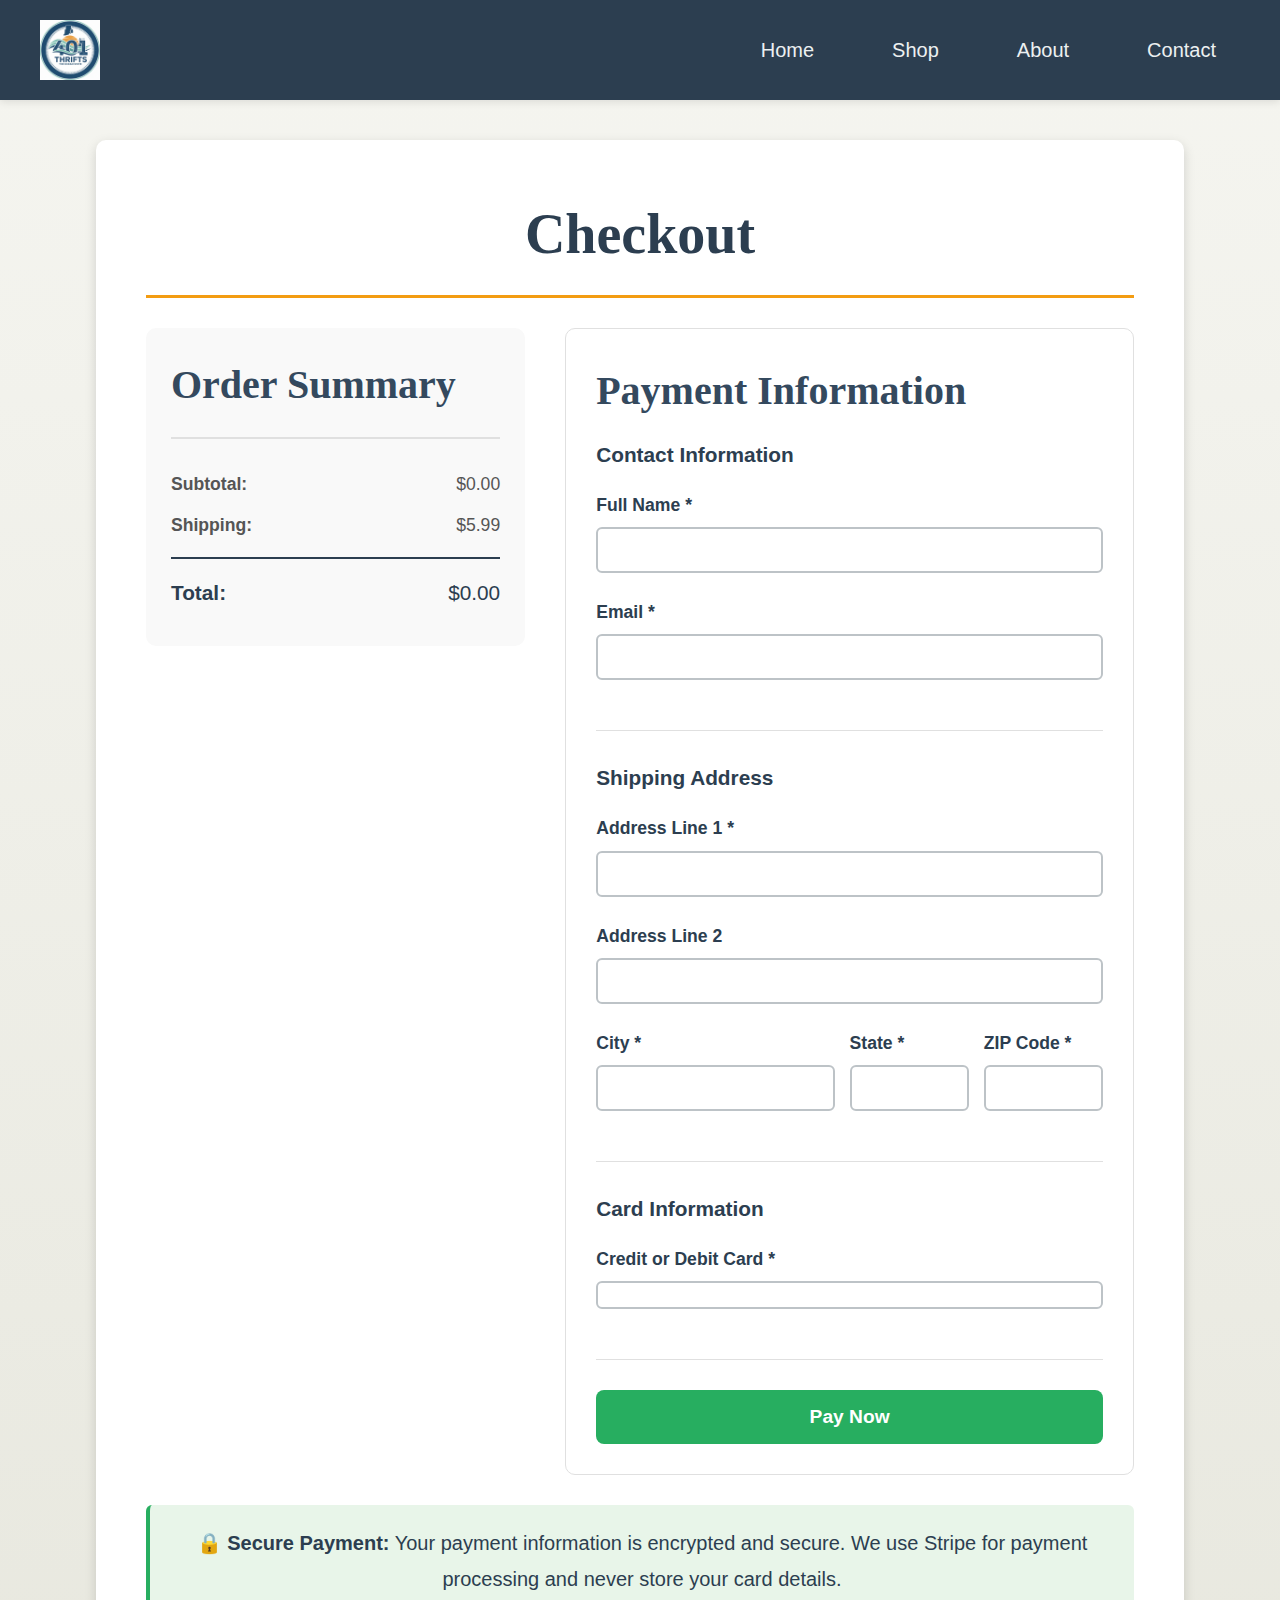
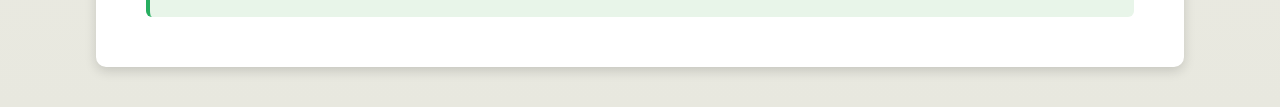
<file: client_site/checkout.html>
<!DOCTYPE html>
<html lang="en">
<head>
    <meta charset="UTF-8">
    <meta name="viewport" content="width=device-width, initial-scale=1.0">
    <title>Checkout - 401 Thrift</title>
    <link rel="stylesheet" href="css/styles.css">
    <!-- Stripe.js library -->
    <script src="https://js.stripe.com/v3/"></script>
</head>
<body>
    <!-- Header Section -->
    <div class="header">
        <img src="images/logo.png" alt="401 Thrift Logo - Vintage clothing and unique finds" class="logo">
        <nav>
            <ul class="nav-menu">
                <li><a href="index.html">Home</a></li>
                <li><a href="shop.html">Shop</a></li>
                <li><a href="about.html">About</a></li>
                <li><a href="contact.html">Contact</a></li>
            </ul>
        </nav>
    </div>

    <!-- Main Content Section -->
    <div class="content">
        <!-- Main Heading -->
        <h1>Checkout</h1>

        <div class="checkout-container">
            <!-- Order Summary Section -->
            <div class="order-summary">
                <h2>Order Summary</h2>
                <div id="cart-items">
                    <!-- Cart items will be dynamically loaded here -->
                </div>
                <div class="order-total">
                    <p><strong>Subtotal:</strong> <span id="subtotal">$0.00</span></p>
                    <p><strong>Shipping:</strong> <span id="shipping">$5.99</span></p>
                    <p class="total-line"><strong>Total:</strong> <span id="total">$0.00</span></p>
                </div>
            </div>

            <!-- Payment Form Section -->
            <div class="payment-form">
                <h2>Payment Information</h2>
                
                <form id="payment-form">
                    <!-- Customer Information -->
                    <div class="form-section">
                        <h3>Contact Information</h3>
                        
                        <div class="form-group">
                            <label for="customer-name">Full Name *</label>
                            <input type="text" id="customer-name" required>
                        </div>

                        <div class="form-group">
                            <label for="customer-email">Email *</label>
                            <input type="email" id="customer-email" required>
                        </div>
                    </div>

                    <!-- Shipping Information -->
                    <div class="form-section">
                        <h3>Shipping Address</h3>
                        
                        <div class="form-group">
                            <label for="address-line1">Address Line 1 *</label>
                            <input type="text" id="address-line1" required>
                        </div>

                        <div class="form-group">
                            <label for="address-line2">Address Line 2</label>
                            <input type="text" id="address-line2">
                        </div>

                        <div class="form-row">
                            <div class="form-group">
                                <label for="city">City *</label>
                                <input type="text" id="city" required>
                            </div>

                            <div class="form-group">
                                <label for="state">State *</label>
                                <input type="text" id="state" required>
                            </div>

                            <div class="form-group">
                                <label for="zip">ZIP Code *</label>
                                <input type="text" id="zip" required>
                            </div>
                        </div>
                    </div>

                    <!-- Stripe Card Element -->
                    <div class="form-section">
                        <h3>Card Information</h3>
                        
                        <div class="form-group">
                            <label for="card-element">Credit or Debit Card *</label>
                            <!-- Stripe Card Element will be inserted here -->
                            <div id="card-element" class="stripe-element"></div>
                            <!-- Display card errors -->
                            <div id="card-errors" role="alert"></div>
                        </div>
                    </div>

                    <!-- Submit Button -->
                    <button type="submit" id="submit-payment" class="payment-btn">
                        <span id="button-text">Pay Now</span>
                        <span id="spinner" class="spinner hidden"></span>
                    </button>

                    <!-- Payment Status Messages -->
                    <div id="payment-message" class="payment-message"></div>
                </form>
            </div>
        </div>

        <!-- Security Info -->
        <div class="security-info">
            <p>🔒 <strong>Secure Payment:</strong> Your payment information is encrypted and secure. We use Stripe for payment processing and never store your card details.</p>
        </div>
    </div>

    <!-- Load configuration file first (contains API keys) -->
    <script src="js/config.js"></script>
    <!-- Then load the checkout script -->
    <script src="js/checkout.js"></script>
</body>
</html>
</file>
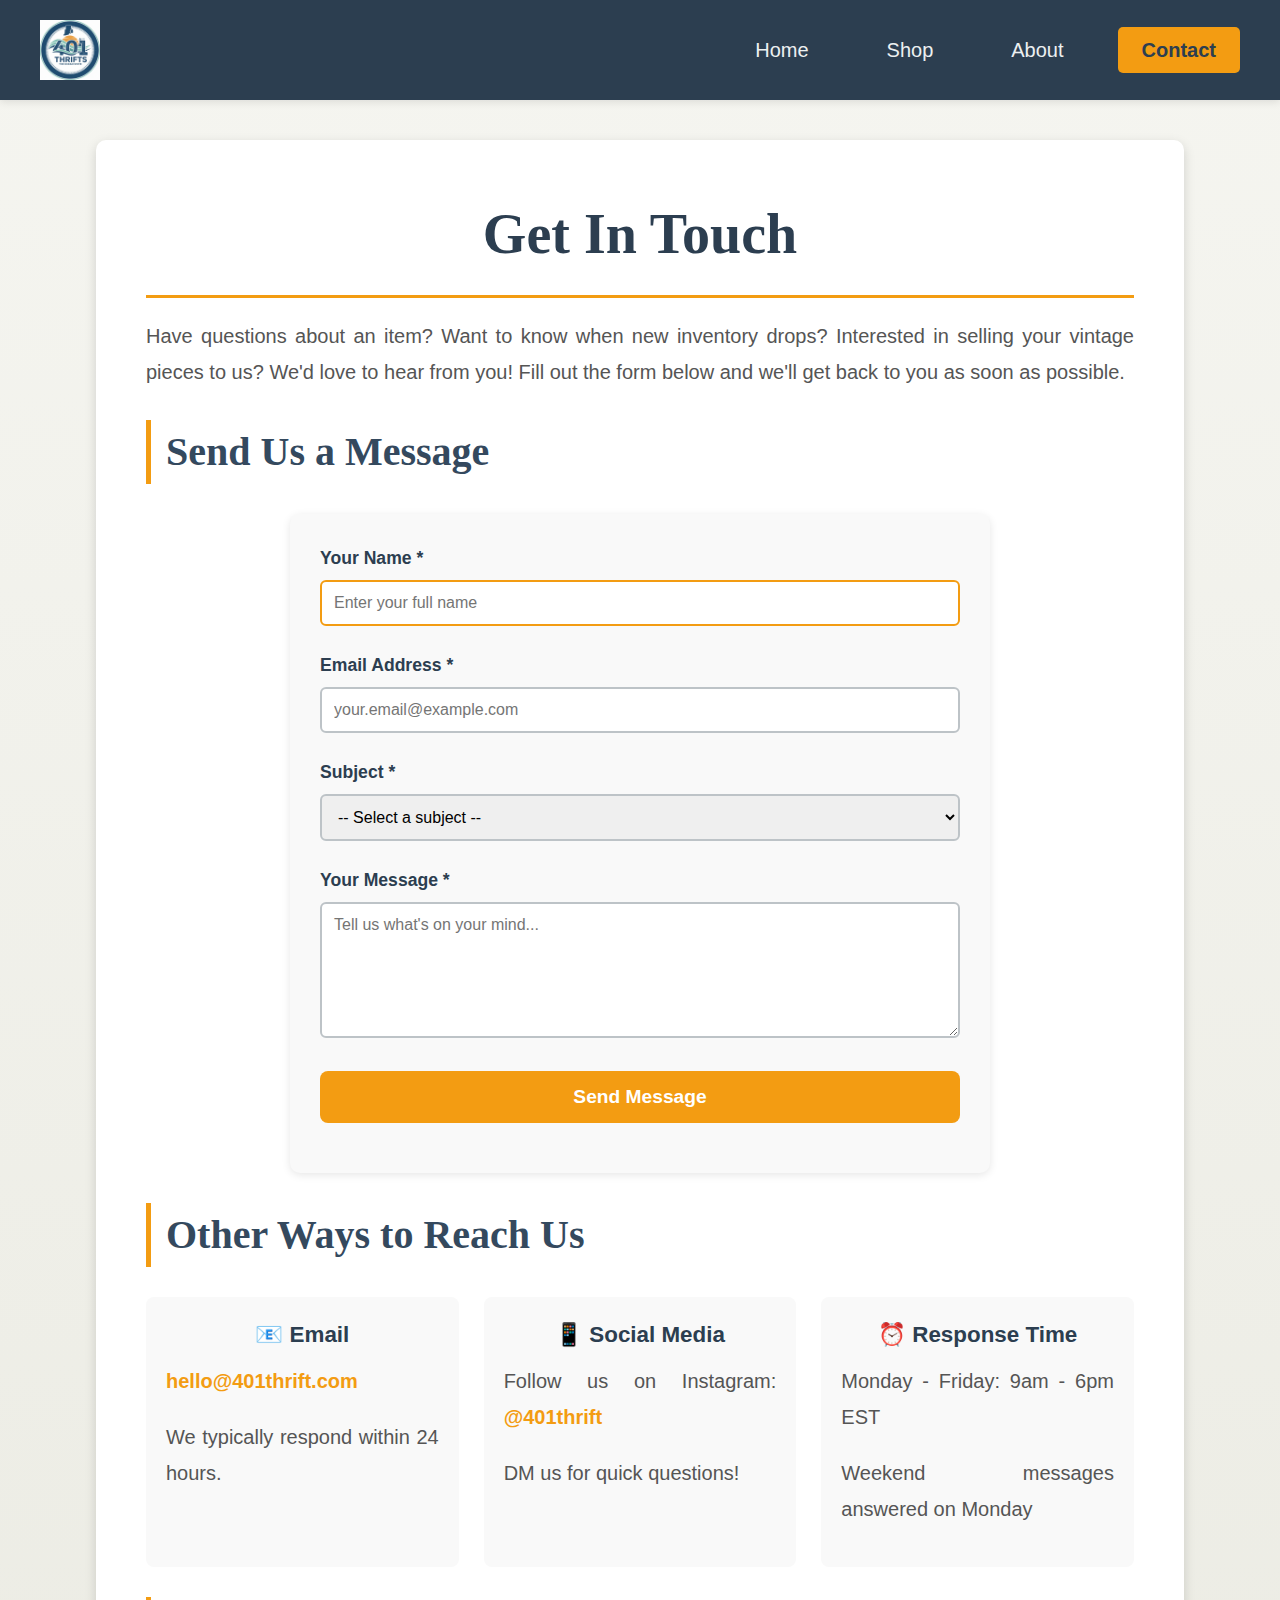
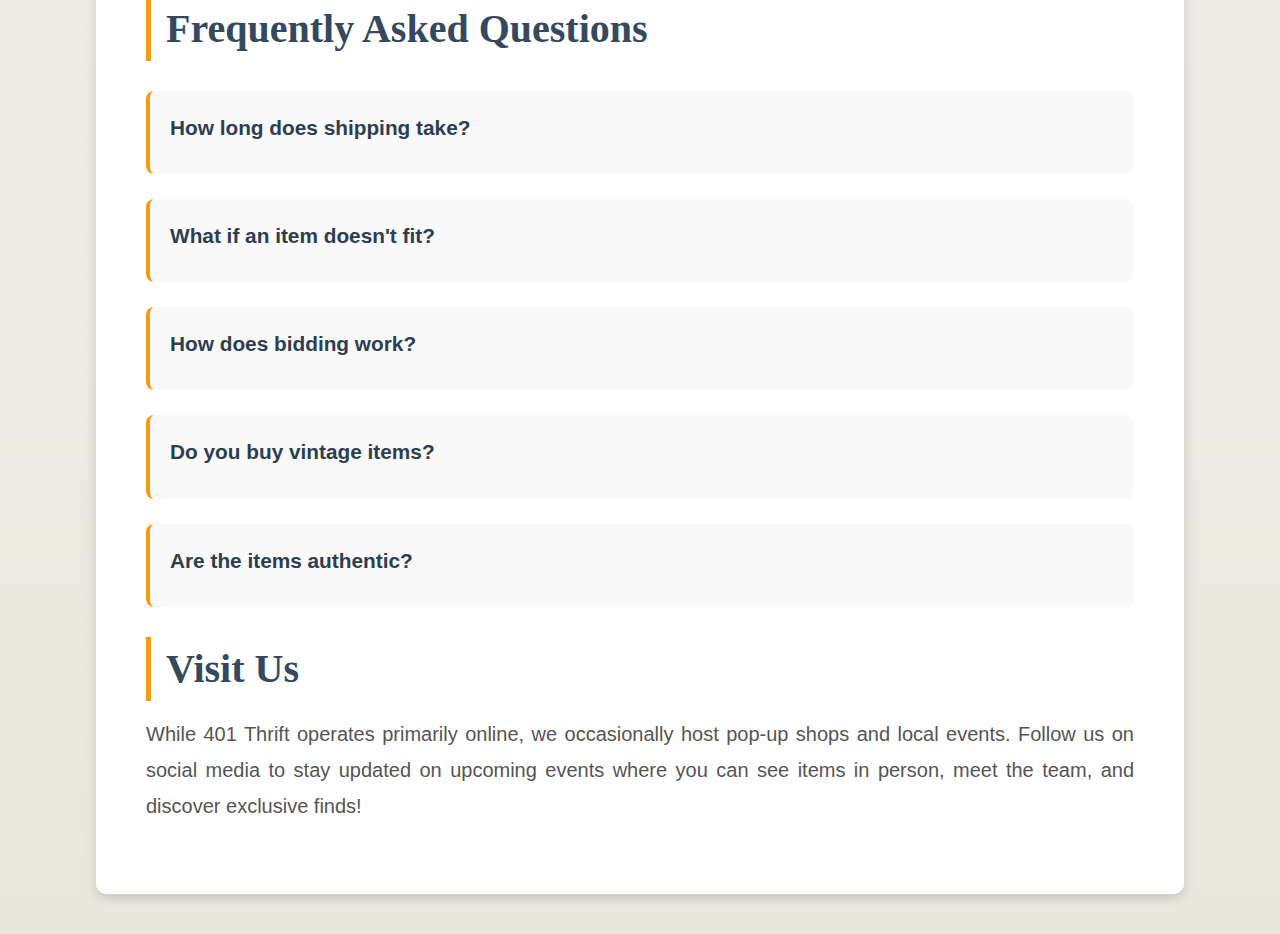
<file: client_site/contact.html>
<!DOCTYPE html>
<html lang="en">
<head>
    <meta charset="UTF-8">
    <meta name="viewport" content="width=device-width, initial-scale=1.0">
    <title>Contact Us - 401 Thrift</title>
    <link rel="stylesheet" href="css/styles.css">
</head>
<body>
    <!-- 
        Name: [Your Name]
        Date: February 7, 2026
        Description: Contact page for 401 Thrift - Get in touch with us
    -->

    <!-- Header Section -->
    <div class="header">
        <img src="images/logo.png" alt="401 Thrift Logo - Vintage clothing and unique finds" class="logo">
        <nav>
            <ul class="nav-menu">
                <li><a href="index.html">Home</a></li>
                <li><a href="shop.html">Shop</a></li>
                <li><a href="about.html">About</a></li>
                <li><a href="contact.html" class="active">Contact</a></li>
            </ul>
        </nav>
    </div>

    <!-- Main Content Section -->
    <div class="content">
        <!-- Main Heading -->
        <h1>Get In Touch</h1>

        <!-- Introduction -->
        <p>
            Have questions about an item? Want to know when new inventory drops? Interested in selling your vintage 
            pieces to us? We'd love to hear from you! Fill out the form below and we'll get back to you as soon as 
            possible.
        </p>

        <!-- Contact Form Section -->
        <h2>Send Us a Message</h2>

        <div class="contact-form-container">
            <div class="form-group">
                <label for="name">Your Name *</label>
                <input type="text" id="name" name="name" placeholder="Enter your full name" required>
            </div>

            <div class="form-group">
                <label for="email">Email Address *</label>
                <input type="email" id="email" name="email" placeholder="your.email@example.com" required>
            </div>

            <div class="form-group">
                <label for="subject">Subject *</label>
                <select id="subject" name="subject" required>
                    <option value="">-- Select a subject --</option>
                    <option value="general">General Inquiry</option>
                    <option value="item">Question About an Item</option>
                    <option value="order">Order Status</option>
                    <option value="selling">I Want to Sell Items</option>
                    <option value="bidding">Bidding Question</option>
                    <option value="other">Other</option>
                </select>
            </div>

            <div class="form-group">
                <label for="message">Your Message *</label>
                <textarea id="message" name="message" rows="6" placeholder="Tell us what's on your mind..." required></textarea>
            </div>

            <button type="submit" class="submit-btn" id="submit-btn">Send Message</button>
            
            <p id="form-status" class="form-status"></p>
        </div>

        <!-- Contact Information Section -->
        <h2>Other Ways to Reach Us</h2>

        <div class="contact-info-grid">
            <div class="contact-info-item">
                <h3>📧 Email</h3>
                <p>
                    <a href="mailto:hello@401thrift.com">hello@401thrift.com</a>
                </p>
                <p>We typically respond within 24 hours.</p>
            </div>

            <div class="contact-info-item">
                <h3>📱 Social Media</h3>
                <p>
                    Follow us on Instagram: <a href="#" target="_blank">@401thrift</a>
                </p>
                <p>DM us for quick questions!</p>
            </div>

            <div class="contact-info-item">
                <h3>⏰ Response Time</h3>
                <p>Monday - Friday: 9am - 6pm EST</p>
                <p>Weekend messages answered on Monday</p>
            </div>
        </div>

        <!-- FAQ Section -->
        <h2>Frequently Asked Questions</h2>

        <div class="faq-section">
            <div class="faq-item">
                <h3 class="faq-question">How long does shipping take?</h3>
                <p class="faq-answer">
                    We ship within 1-2 business days of purchase. Delivery typically takes 3-5 business days 
                    depending on your location. You'll receive tracking information once your order ships.
                </p>
            </div>

            <div class="faq-item">
                <h3 class="faq-question">What if an item doesn't fit?</h3>
                <p class="faq-answer">
                    We accept returns within 7 days of delivery. Items must be unworn and in the same condition 
                    you received them. Contact us to initiate a return, and we'll provide a prepaid shipping label.
                </p>
            </div>

            <div class="faq-item">
                <h3 class="faq-question">How does bidding work?</h3>
                <p class="faq-answer">
                    When you place a bid, you're entering an auction for that item. Auctions typically run 3-7 days. 
                    If someone outbids you, you'll receive a notification. The highest bidder when time runs out wins 
                    the item. Don't want to bid? Use the "Buy Now" option for instant purchase.
                </p>
            </div>

            <div class="faq-item">
                <h3 class="faq-question">Do you buy vintage items?</h3>
                <p class="faq-answer">
                    Yes! We're always looking for quality vintage pieces. If you have items you'd like to sell, 
                    send us photos and descriptions via email or use the contact form above. We'll review and 
                    get back to you with an offer.
                </p>
            </div>

            <div class="faq-item">
                <h3 class="faq-question">Are the items authentic?</h3>
                <p class="faq-answer">
                    Absolutely. We carefully authenticate all branded items and provide detailed condition reports. 
                    If we can't verify authenticity, we don't list it. Your trust is important to us.
                </p>
            </div>
        </div>

        <!-- Location/Hours -->
        <h2>Visit Us</h2>
        <p>
            While 401 Thrift operates primarily online, we occasionally host pop-up shops and local events. 
            Follow us on social media to stay updated on upcoming events where you can see items in person, 
            meet the team, and discover exclusive finds!
        </p>
    </div>

    <!-- Link to External JavaScript File -->
    <script src="js/contact.js"></script>
</body>
</html>
</file>
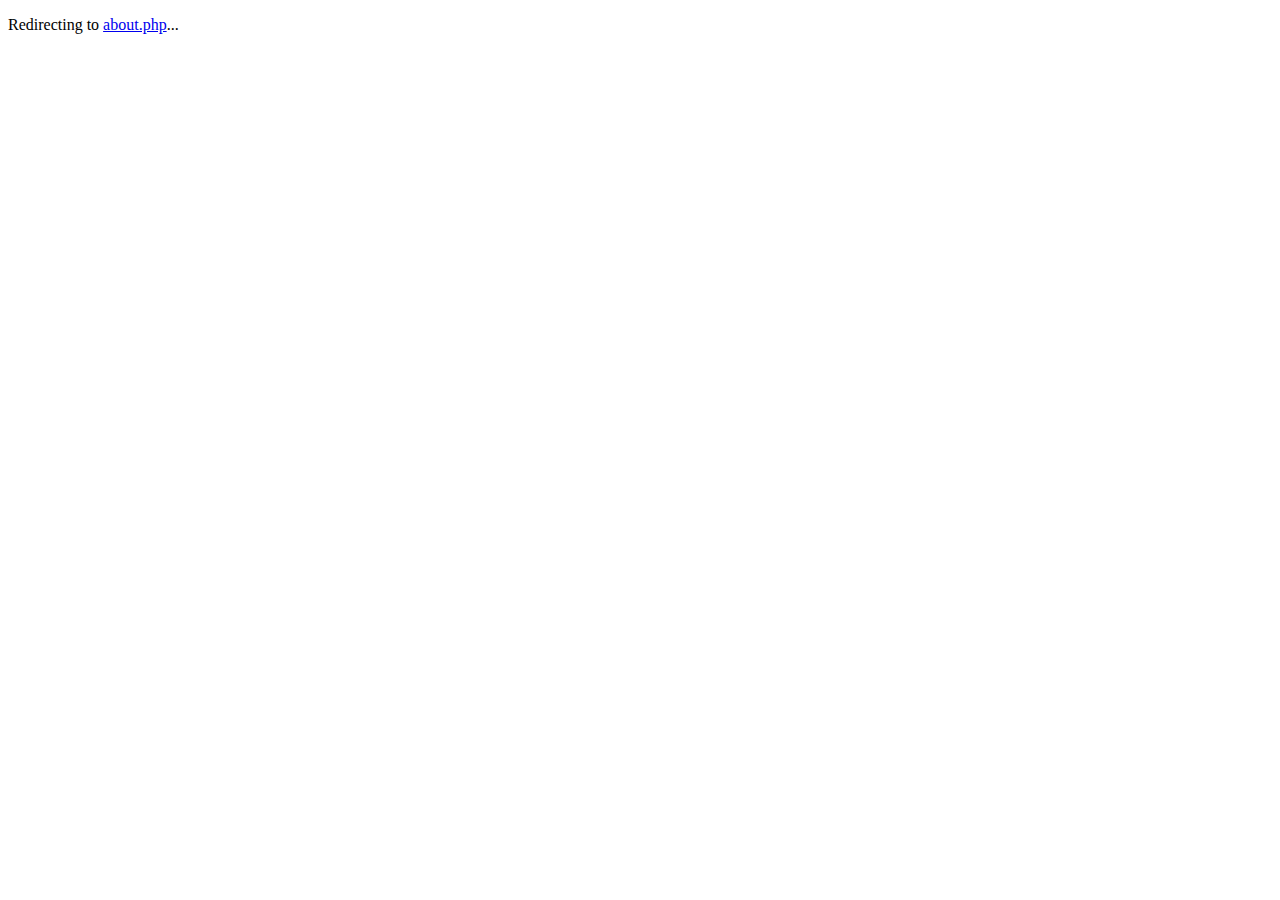
<file: client_site/401thrift/about.html>
<!DOCTYPE html>
<html lang="en">
<head>
    <meta charset="UTF-8">
    <meta http-equiv="refresh" content="0; url=about.php">
    <meta name="viewport" content="width=device-width, initial-scale=1.0">
    <title>Redirecting to About</title>
    <link rel="canonical" href="about.php">
</head>
<body>
    <p>Redirecting to <a href="about.php">about.php</a>...</p>
</body>
</html>
</file>
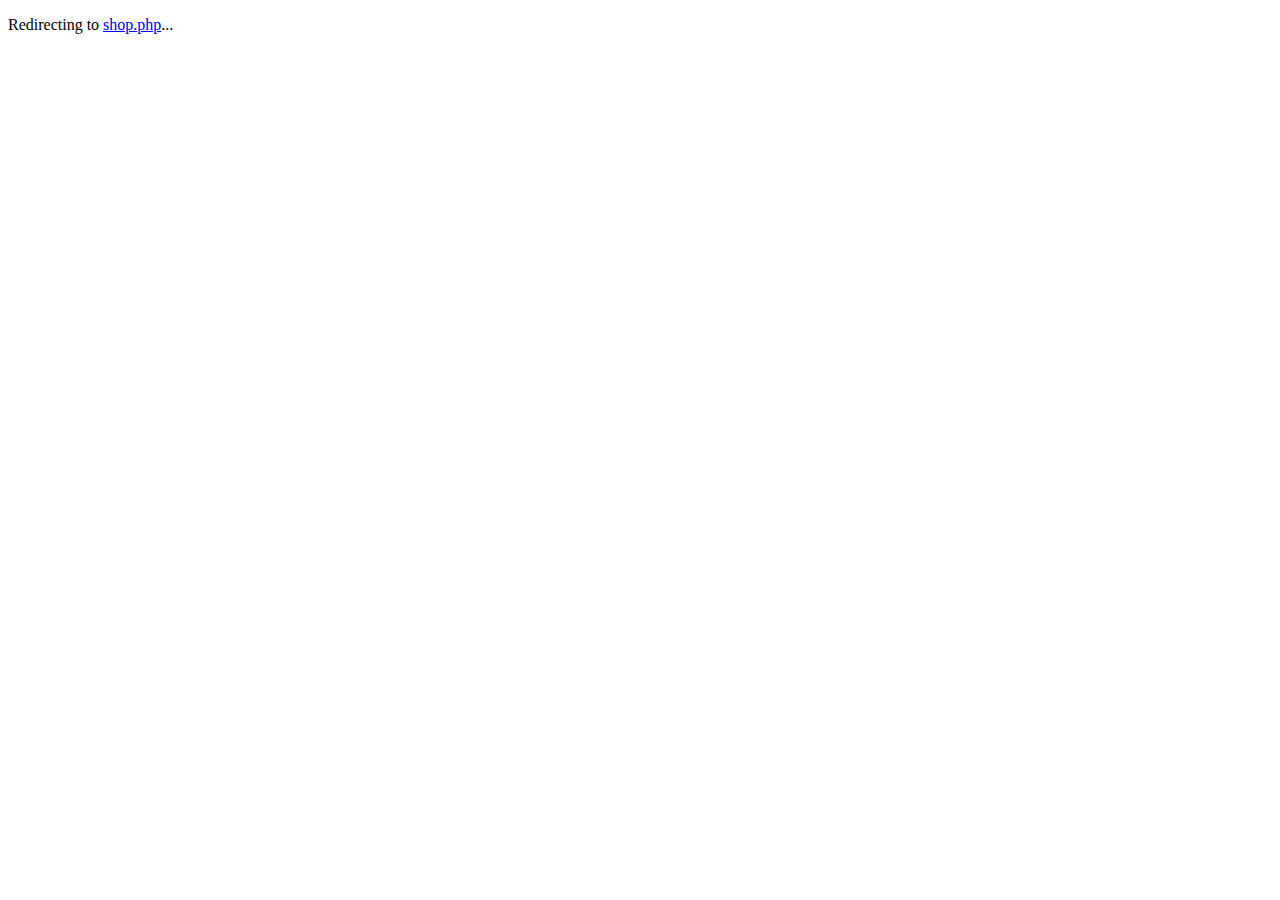
<file: client_site/401thrift/shop.html>
<!DOCTYPE html>
<html lang="en">
<head>
    <meta charset="UTF-8">
    <meta http-equiv="refresh" content="0; url=shop.php">
    <meta name="viewport" content="width=device-width, initial-scale=1.0">
    <title>Redirecting to Shop</title>
    <link rel="canonical" href="shop.php">
</head>
<body>
    <p>Redirecting to <a href="shop.php">shop.php</a>...</p>
</body>
</html>
</file>
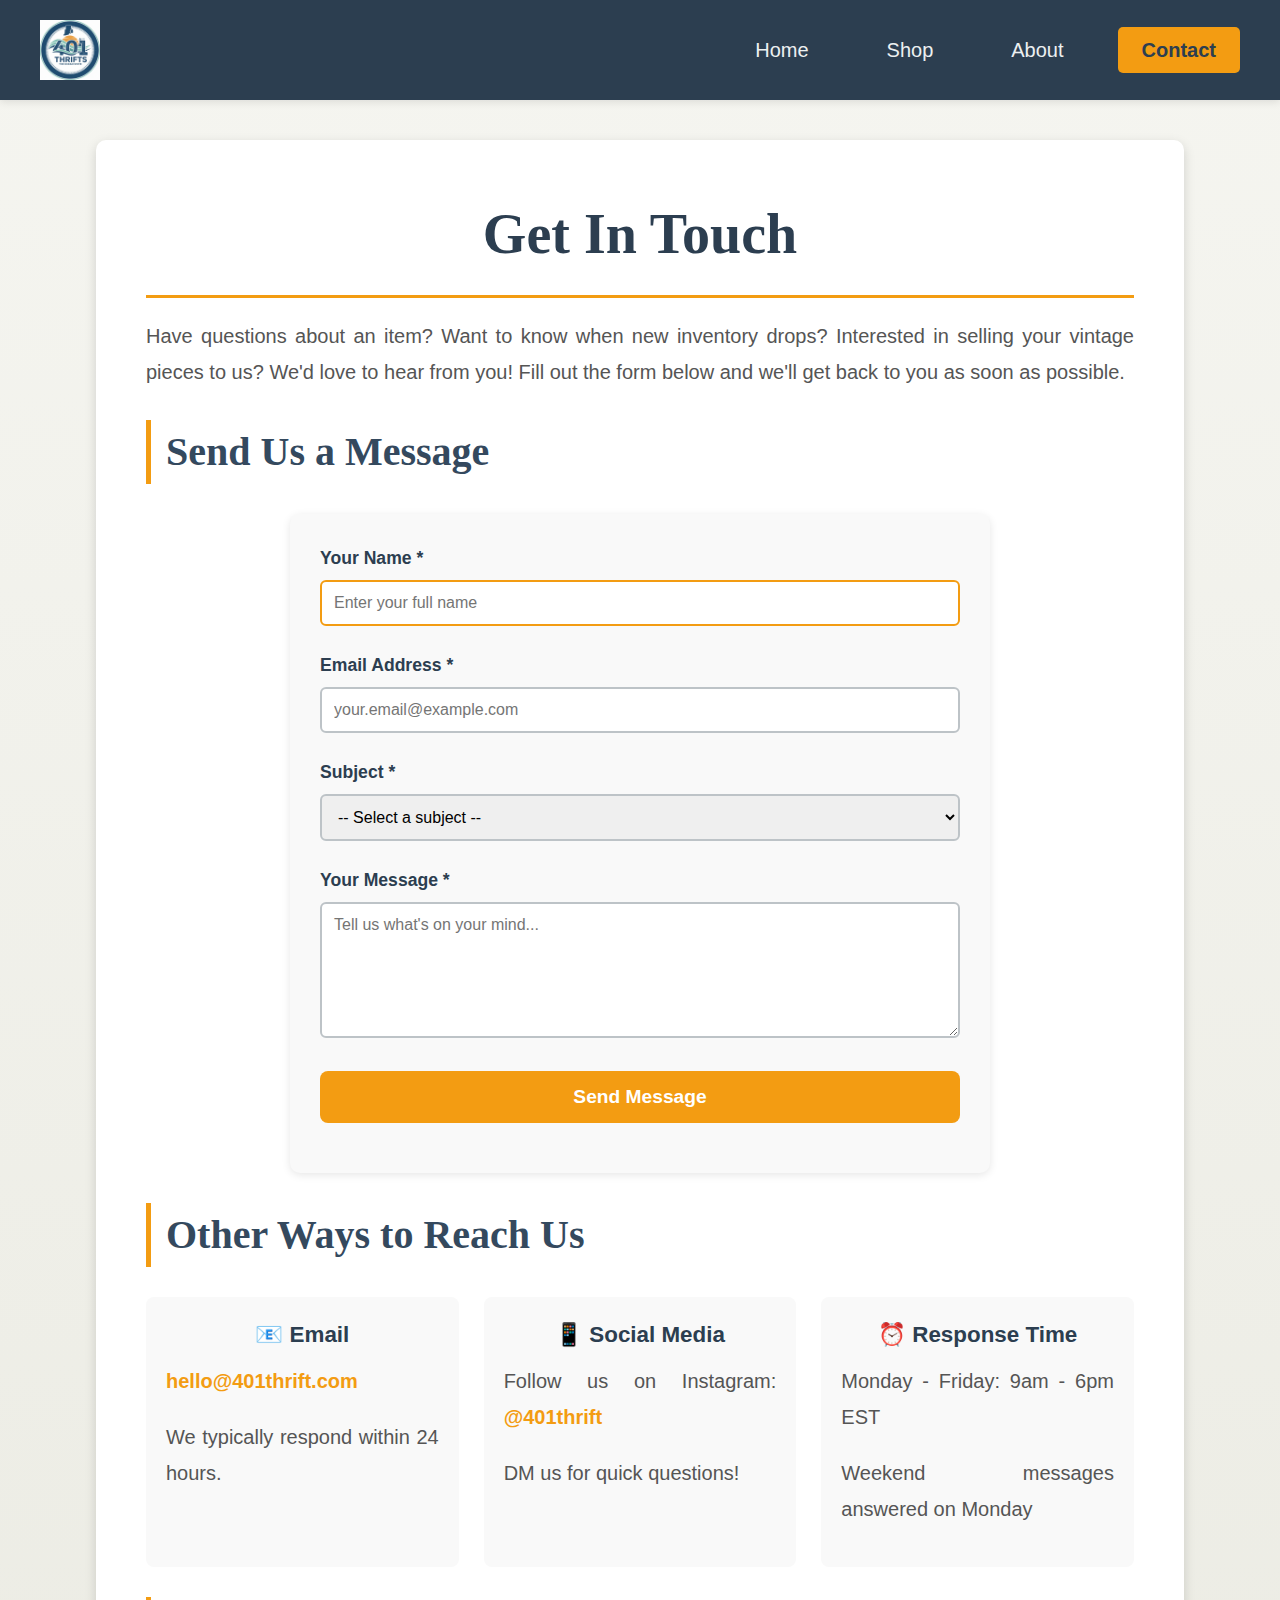
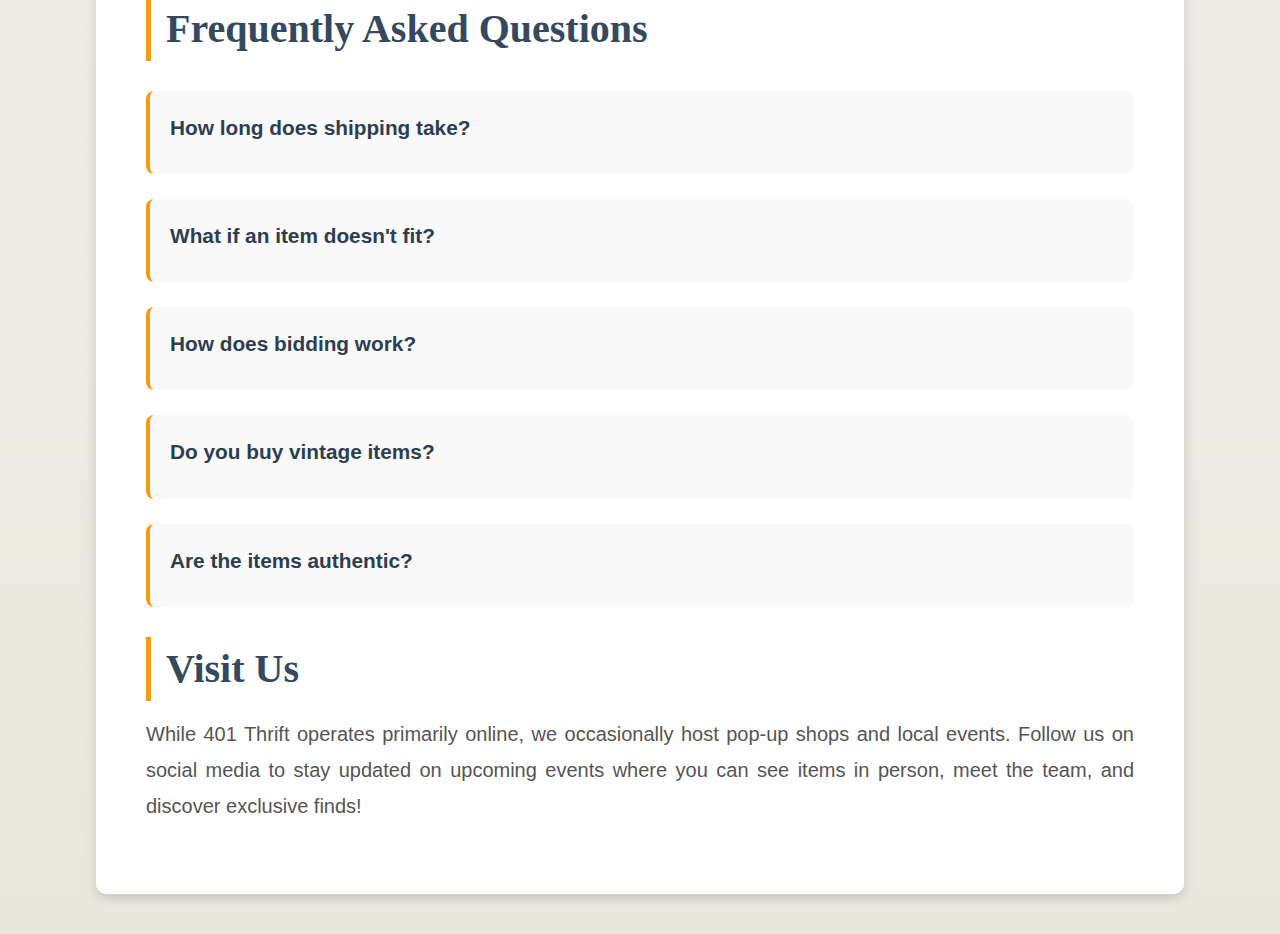
<file: client_site/public/contact.html>
<!DOCTYPE html>
<html lang="en">
<head>
    <meta charset="UTF-8">
    <meta name="viewport" content="width=device-width, initial-scale=1.0">
    <title>Contact Us - 401 Thrift</title>
    <link rel="stylesheet" href="css/styles.css">
</head>
<body>


    <!-- Header Section -->
    <div class="header">
        <img src="images/logo.png" alt="401 Thrift Logo - Vintage clothing and unique finds" class="logo">
        <nav>
            <ul class="nav-menu">
                <li><a href="index.html">Home</a></li>
                <li><a href="shop.html">Shop</a></li>
                <li><a href="about.html">About</a></li>
                <li><a href="contact.html" class="active">Contact</a></li>
            </ul>
        </nav>
    </div>

    <!-- Main Content Section -->
    <div class="content">
        <!-- Main Heading -->
        <h1>Get In Touch</h1>

        <!-- Introduction -->
        <p>
            Have questions about an item? Want to know when new inventory drops? Interested in selling your vintage 
            pieces to us? We'd love to hear from you! Fill out the form below and we'll get back to you as soon as 
            possible.
        </p>

        <!-- Contact Form Section -->
        <h2>Send Us a Message</h2>

        <div class="contact-form-container">
            <div class="form-group">
                <label for="name">Your Name *</label>
                <input type="text" id="name" name="name" placeholder="Enter your full name" required>
            </div>

            <div class="form-group">
                <label for="email">Email Address *</label>
                <input type="email" id="email" name="email" placeholder="your.email@example.com" required>
            </div>

            <div class="form-group">
                <label for="subject">Subject *</label>
                <select id="subject" name="subject" required>
                    <option value="">-- Select a subject --</option>
                    <option value="general">General Inquiry</option>
                    <option value="item">Question About an Item</option>
                    <option value="order">Order Status</option>
                    <option value="selling">I Want to Sell Items</option>
                    <option value="bidding">Bidding Question</option>
                    <option value="other">Other</option>
                </select>
            </div>

            <div class="form-group">
                <label for="message">Your Message *</label>
                <textarea id="message" name="message" rows="6" placeholder="Tell us what's on your mind..." required></textarea>
            </div>

            <button type="submit" class="submit-btn" id="submit-btn">Send Message</button>
            
            <p id="form-status" class="form-status"></p>
        </div>

        <!-- Contact Information Section -->
        <h2>Other Ways to Reach Us</h2>

        <div class="contact-info-grid">
            <div class="contact-info-item">
                <h3>📧 Email</h3>
                <p>
                    <a href="mailto:hello@401thrift.com">hello@401thrift.com</a>
                </p>
                <p>We typically respond within 24 hours.</p>
            </div>

            <div class="contact-info-item">
                <h3>📱 Social Media</h3>
                <p>
                    Follow us on Instagram: <a href="#" target="_blank">@401thrift</a>
                </p>
                <p>DM us for quick questions!</p>
            </div>

            <div class="contact-info-item">
                <h3>⏰ Response Time</h3>
                <p>Monday - Friday: 9am - 6pm EST</p>
                <p>Weekend messages answered on Monday</p>
            </div>
        </div>

        <!-- FAQ Section -->
        <h2>Frequently Asked Questions</h2>

        <div class="faq-section">
            <div class="faq-item">
                <h3 class="faq-question">How long does shipping take?</h3>
                <p class="faq-answer">
                    We ship within 1-2 business days of purchase. Delivery typically takes 3-5 business days 
                    depending on your location. You'll receive tracking information once your order ships.
                </p>
            </div>

            <div class="faq-item">
                <h3 class="faq-question">What if an item doesn't fit?</h3>
                <p class="faq-answer">
                    We accept returns within 7 days of delivery. Items must be unworn and in the same condition 
                    you received them. Contact us to initiate a return, and we'll provide a prepaid shipping label.
                </p>
            </div>

            <div class="faq-item">
                <h3 class="faq-question">How does bidding work?</h3>
                <p class="faq-answer">
                    When you place a bid, you're entering an auction for that item. Auctions typically run 3-7 days. 
                    If someone outbids you, you'll receive a notification. The highest bidder when time runs out wins 
                    the item. Don't want to bid? Use the "Buy Now" option for instant purchase.
                </p>
            </div>

            <div class="faq-item">
                <h3 class="faq-question">Do you buy vintage items?</h3>
                <p class="faq-answer">
                    Yes! We're always looking for quality vintage pieces. If you have items you'd like to sell, 
                    send us photos and descriptions via email or use the contact form above. We'll review and 
                    get back to you with an offer.
                </p>
            </div>

            <div class="faq-item">
                <h3 class="faq-question">Are the items authentic?</h3>
                <p class="faq-answer">
                    Absolutely. We carefully authenticate all branded items and provide detailed condition reports. 
                    If we can't verify authenticity, we don't list it. Your trust is important to us.
                </p>
            </div>
        </div>

        <!-- Location/Hours -->
        <h2>Visit Us</h2>
        <p>
            While 401 Thrift operates primarily online, we occasionally host pop-up shops and local events. 
            Follow us on social media to stay updated on upcoming events where you can see items in person, 
            meet the team, and discover exclusive finds!
        </p>
    </div>

    <!-- Link to External JavaScript File -->
    <script src="js/contact.js"></script>
</body>
</html>
</file>
<file: client_site/css/styles.css>
/* 
   Name: [Your Name]
   Date: February 7, 2026
   Description: Main stylesheet for 401 Thrift website - includes responsive design, header, navigation, and content styling
*/

/* ===== GLOBAL STYLES ===== */
* {
    margin: 0;
    padding: 0;
    box-sizing: border-box;
}

body {
    font-family: 'Arial', 'Helvetica', sans-serif;
    background-color: #f5f5f0;
    background-image: linear-gradient(to bottom, #f5f5f0 0%, #e8e8df 100%);
    color: #333;
    line-height: 1.6;
}

/* ===== HEADER STYLES ===== */
.header {
    background-color: #2c3e50;
    padding: 20px 40px;
    display: flex;
    justify-content: space-between;
    align-items: center;
    box-shadow: 0 2px 8px rgba(0, 0, 0, 0.1);
}

/* Logo Styling */
.logo {
    height: 60px;
    width: auto;
}

/* Navigation Menu */
.nav-menu {
    list-style: none;
    display: flex;
    gap: 30px;
}

.nav-menu li {
    display: inline;
}

.nav-menu a {
    color: #ecf0f1;
    text-decoration: none;
    font-size: 18px;
    font-weight: 500;
    padding: 12px 24px;
    border-radius: 5px;
    transition: all 0.3s ease;
}

/* Navigation Hover Effect */
.nav-menu a:hover {
    background-color: #34495e;
    color: #f39c12;
    transform: translateY(-2px);
}

/* Active/Current Page Link Styling */
.nav-menu a.active {
    background-color: #f39c12;
    color: #2c3e50;
    font-weight: 700;
}

/* Navigation Click Effect */
.nav-menu a:active {
    transform: translateY(0);
    box-shadow: inset 0 2px 4px rgba(0, 0, 0, 0.2);
}

/* ===== MAIN CONTENT STYLES ===== */
.content {
    max-width: 1200px;
    width: 90%;
    margin: 40px auto;
    padding: 40px;
    background-color: #ffffff;
    border-radius: 10px;
    box-shadow: 0 4px 12px rgba(0, 0, 0, 0.15);
}

/* ===== TYPOGRAPHY ===== */
/* Main Heading Styles */
h1 {
    font-family: 'Georgia', 'Times New Roman', serif;
    font-size: 3em;
    color: #2c3e50;
    margin-bottom: 20px;
    text-align: center;
    border-bottom: 3px solid #f39c12;
    padding-bottom: 15px;
}

/* Subsection Heading Styles */
h2 {
    font-family: 'Georgia', 'Times New Roman', serif;
    font-size: 2.2em;
    color: #34495e;
    margin-top: 30px;
    margin-bottom: 15px;
    border-left: 5px solid #f39c12;
    padding-left: 15px;
}

/* Paragraph Styles */
p {
    font-family: 'Arial', 'Helvetica', sans-serif;
    font-size: 1.2em;
    color: #555;
    margin-bottom: 20px;
    text-align: justify;
    line-height: 1.8;
}

/* ===== IMAGE STYLES ===== */
.content-image {
    max-width: 100%;
    height: auto;
    float: right;
    margin: 0 0 20px 25px;
    border-radius: 8px;
    box-shadow: 0 3px 8px rgba(0, 0, 0, 0.2);
}

/* Ensure images never scale larger than original size */
img {
    max-width: 100%;
    height: auto;
}

/* ===== CALL TO ACTION BUTTON ===== */
.cta-button {
    display: block;
    margin: 30px auto 0;
    padding: 18px 50px;
    font-size: 1.3em;
    font-weight: 600;
    color: #ffffff;
    background-color: #f39c12;
    border: none;
    border-radius: 8px;
    cursor: pointer;
    transition: all 0.3s ease;
    box-shadow: 0 4px 6px rgba(0, 0, 0, 0.1);
}

.cta-button:hover {
    background-color: #e67e22;
    transform: translateY(-3px);
    box-shadow: 0 6px 10px rgba(0, 0, 0, 0.2);
}

.cta-button:active {
    transform: translateY(0);
    box-shadow: 0 2px 4px rgba(0, 0, 0, 0.2);
}

/* Call to Action Message Styling */
#cta-message {
    text-align: center;
    font-size: 1.4em;
    color: #2c3e50;
    font-weight: 600;
    margin-top: 25px;
}

/* ===== RESPONSIVE WEB DESIGN ===== */

/* Large Desktop Screens (1200px and above) */
@media screen and (min-width: 1200px) {
    .content {
        width: 85%;
        padding: 50px;
    }

    h1 {
        font-size: 3.5em;
    }

    h2 {
        font-size: 2.5em;
    }

    p {
        font-size: 1.25em;
    }

    .nav-menu a {
        font-size: 20px;
    }
}

/* Tablet Screens (768px and below) */
@media screen and (max-width: 768px) {
    .header {
        flex-direction: column;
        padding: 15px 20px;
        text-align: center;
    }

    .logo {
        height: 50px;
        margin-bottom: 15px;
    }

    .nav-menu {
        flex-direction: column;
        gap: 10px;
        width: 100%;
    }

    .nav-menu a {
        display: block;
        padding: 12px;
    }

    .content {
        margin: 20px 15px;
        padding: 25px;
    }

    h1 {
        font-size: 2em;
    }

    h2 {
        font-size: 1.5em;
    }

    p {
        font-size: 1em;
    }

    .content-image {
        float: none;
        display: block;
        margin: 20px auto;
        max-width: 100%;
    }
}

/* Mobile Screens (480px and below) */
@media screen and (max-width: 480px) {
    .header {
        padding: 10px 15px;
    }

    .logo {
        height: 40px;
    }

    .nav-menu {
        gap: 8px;
    }

    .nav-menu a {
        font-size: 14px;
        padding: 10px;
    }

    .content {
        margin: 15px 10px;
        padding: 20px;
    }

    h1 {
        font-size: 1.6em;
    }

    h2 {
        font-size: 1.3em;
    }

    p {
        font-size: 0.95em;
        text-align: left;
    }

    .cta-button {
        padding: 12px 30px;
        font-size: 1em;
    }
}

/* ===== SHOP PAGE STYLES ===== */

/* Filter Section */
.filter-section {
    display: flex;
    gap: 15px;
    margin: 25px 0;
    flex-wrap: wrap;
    justify-content: center;
}

.filter-btn {
    padding: 12px 25px;
    font-size: 1em;
    font-weight: 600;
    background-color: #ecf0f1;
    color: #2c3e50;
    border: 2px solid #bdc3c7;
    border-radius: 6px;
    cursor: pointer;
    transition: all 0.3s ease;
}

.filter-btn:hover {
    background-color: #bdc3c7;
    transform: translateY(-2px);
}

.filter-btn.active {
    background-color: #f39c12;
    color: #ffffff;
    border-color: #f39c12;
}

/* Products Grid */
.products-grid {
    display: grid;
    grid-template-columns: repeat(auto-fit, minmax(300px, 1fr));
    gap: 30px;
    margin: 30px 0;
}

.product-card {
    background-color: #f9f9f9;
    border-radius: 10px;
    overflow: hidden;
    box-shadow: 0 3px 10px rgba(0, 0, 0, 0.1);
    transition: all 0.3s ease;
}

.product-card:hover {
    transform: translateY(-5px);
    box-shadow: 0 6px 15px rgba(0, 0, 0, 0.2);
}

.product-image {
    width: 100%;
    height: 250px;
    object-fit: cover;
    display: block;
}

.product-info {
    padding: 20px;
}

.product-info h3 {
    font-size: 1.4em;
    color: #2c3e50;
    margin-bottom: 10px;
}

.product-description {
    font-size: 0.95em;
    color: #7f8c8d;
    margin-bottom: 15px;
}

.product-price {
    font-size: 1.2em;
    font-weight: 700;
    color: #27ae60;
    margin-bottom: 5px;
}

.product-bid {
    font-size: 1em;
    color: #e67e22;
    margin-bottom: 15px;
    font-weight: 600;
}

.buy-btn, .bid-btn {
    width: 48%;
    padding: 12px;
    margin-top: 10px;
    font-size: 1em;
    font-weight: 600;
    border: none;
    border-radius: 6px;
    cursor: pointer;
    transition: all 0.3s ease;
}

.buy-btn {
    background-color: #27ae60;
    color: #ffffff;
    margin-right: 4%;
}

.buy-btn:hover {
    background-color: #229954;
}

.bid-btn {
    background-color: #3498db;
    color: #ffffff;
}

.bid-btn:hover {
    background-color: #2980b9;
}

.shop-info {
    margin-top: 40px;
    padding: 25px;
    background-color: #ecf0f1;
    border-radius: 8px;
}

/* ===== ABOUT PAGE STYLES ===== */

.values-list p {
    margin-bottom: 20px;
    padding-left: 20px;
    border-left: 3px solid #f39c12;
}

.values-list strong {
    color: #2c3e50;
    font-size: 1.1em;
}

.about-cta {
    text-align: center;
    margin-top: 40px;
    padding: 30px;
    background-color: #ecf0f1;
    border-radius: 8px;
}

.about-cta p {
    font-size: 1.2em;
    margin-bottom: 20px;
}

/* ===== CONTACT PAGE STYLES ===== */

.contact-form-container {
    max-width: 700px;
    margin: 30px auto;
    padding: 30px;
    background-color: #f9f9f9;
    border-radius: 10px;
    box-shadow: 0 2px 8px rgba(0, 0, 0, 0.1);
}

.form-group {
    margin-bottom: 25px;
}

.form-group label {
    display: block;
    font-weight: 600;
    font-size: 1.1em;
    color: #2c3e50;
    margin-bottom: 8px;
}

.form-group input,
.form-group select,
.form-group textarea {
    width: 100%;
    padding: 12px;
    font-size: 1em;
    font-family: 'Arial', 'Helvetica', sans-serif;
    border: 2px solid #bdc3c7;
    border-radius: 6px;
    transition: border-color 0.3s ease;
}

.form-group input:focus,
.form-group select:focus,
.form-group textarea:focus {
    outline: none;
    border-color: #f39c12;
}

.submit-btn {
    width: 100%;
    padding: 15px;
    font-size: 1.2em;
    font-weight: 600;
    background-color: #f39c12;
    color: #ffffff;
    border: none;
    border-radius: 8px;
    cursor: pointer;
    transition: all 0.3s ease;
}

.submit-btn:hover {
    background-color: #e67e22;
    transform: translateY(-2px);
}

.form-status {
    text-align: center;
    margin-top: 20px;
    font-weight: 600;
    font-size: 1.1em;
}

.form-status.success {
    color: #27ae60;
}

.form-status.error {
    color: #e74c3c;
}

/* Contact Info Grid */
.contact-info-grid {
    display: grid;
    grid-template-columns: repeat(auto-fit, minmax(250px, 1fr));
    gap: 25px;
    margin: 30px 0;
}

.contact-info-item {
    padding: 20px;
    background-color: #f9f9f9;
    border-radius: 8px;
    text-align: center;
}

.contact-info-item h3 {
    font-size: 1.4em;
    color: #2c3e50;
    margin-bottom: 10px;
}

.contact-info-item a {
    color: #f39c12;
    text-decoration: none;
    font-weight: 600;
}

.contact-info-item a:hover {
    text-decoration: underline;
}

/* FAQ Section */
.faq-section {
    margin-top: 30px;
}

.faq-item {
    margin-bottom: 25px;
    padding: 20px;
    background-color: #f9f9f9;
    border-radius: 8px;
    border-left: 4px solid #f39c12;
}

.faq-question {
    font-size: 1.3em;
    color: #2c3e50;
    margin-bottom: 10px;
    cursor: pointer;
    transition: color 0.3s ease;
}

.faq-question:hover {
    color: #f39c12;
}

.faq-answer {
    font-size: 1em;
    color: #555;
    line-height: 1.6;
}

/* ===== CHECKOUT PAGE STYLES ===== */

.checkout-container {
    display: grid;
    grid-template-columns: 1fr 1.5fr;
    gap: 40px;
    margin: 30px 0;
}

/* Order Summary */
.order-summary {
    background-color: #f9f9f9;
    padding: 25px;
    border-radius: 10px;
    height: fit-content;
    position: sticky;
    top: 20px;
}

.order-summary h2 {
    margin-top: 0;
    margin-bottom: 20px;
    border-left: none;
    padding-left: 0;
}

#cart-items {
    margin-bottom: 20px;
}

.cart-item {
    display: flex;
    gap: 15px;
    margin-bottom: 20px;
    padding-bottom: 15px;
    border-bottom: 1px solid #e0e0e0;
}

.cart-item:last-child {
    border-bottom: none;
}

.cart-item-image {
    width: 80px;
    height: 80px;
    object-fit: cover;
    border-radius: 6px;
}

.cart-item-details {
    flex: 1;
}

.cart-item-details h4 {
    font-size: 1.1em;
    color: #2c3e50;
    margin: 0 0 5px 0;
}

.cart-item-details p {
    font-size: 0.9em;
    color: #7f8c8d;
    margin: 3px 0;
}

.cart-item-price {
    font-weight: 700;
    color: #27ae60 !important;
    font-size: 1.1em !important;
}

.order-total {
    margin-top: 20px;
    padding-top: 20px;
    border-top: 2px solid #e0e0e0;
}

.order-total p {
    display: flex;
    justify-content: space-between;
    margin: 10px 0;
    font-size: 1.1em;
}

.total-line {
    font-size: 1.3em !important;
    color: #2c3e50 !important;
    border-top: 2px solid #2c3e50;
    padding-top: 15px;
    margin-top: 15px !important;
}

/* Payment Form */
.payment-form {
    background-color: #ffffff;
    padding: 30px;
    border-radius: 10px;
    border: 1px solid #e0e0e0;
}

.payment-form h2 {
    margin-top: 0;
    border-left: none;
    padding-left: 0;
}

.form-section {
    margin-bottom: 30px;
    padding-bottom: 25px;
    border-bottom: 1px solid #e0e0e0;
}

.form-section:last-of-type {
    border-bottom: none;
}

.form-section h3 {
    font-size: 1.3em;
    color: #2c3e50;
    margin-bottom: 20px;
}

.form-row {
    display: grid;
    grid-template-columns: 2fr 1fr 1fr;
    gap: 15px;
}

/* Stripe Card Element */
.stripe-element {
    padding: 12px;
    border: 2px solid #bdc3c7;
    border-radius: 6px;
    background-color: #ffffff;
    transition: border-color 0.3s ease;
}

.stripe-element:focus-within {
    border-color: #f39c12;
}

#card-errors {
    color: #fa755a;
    margin-top: 10px;
    font-size: 0.95em;
}

/* Payment Button */
.payment-btn {
    width: 100%;
    padding: 16px;
    font-size: 1.2em;
    font-weight: 600;
    background-color: #27ae60;
    color: #ffffff;
    border: none;
    border-radius: 8px;
    cursor: pointer;
    transition: all 0.3s ease;
    display: flex;
    align-items: center;
    justify-content: center;
    gap: 10px;
    margin-top: 20px;
}

.payment-btn:hover:not(:disabled) {
    background-color: #229954;
    transform: translateY(-2px);
}

.payment-btn:disabled {
    background-color: #95a5a6;
    cursor: not-allowed;
}

/* Loading Spinner */
.spinner {
    width: 20px;
    height: 20px;
    border: 3px solid #ffffff;
    border-top-color: transparent;
    border-radius: 50%;
    animation: spin 0.8s linear infinite;
}

.spinner.hidden {
    display: none;
}

@keyframes spin {
    to { transform: rotate(360deg); }
}

/* Payment Messages */
.payment-message {
    margin-top: 20px;
    padding: 15px;
    border-radius: 6px;
    text-align: center;
    font-weight: 600;
    display: none;
}

.payment-message.success {
    background-color: #d4edda;
    color: #155724;
    border: 1px solid #c3e6cb;
}

.payment-message.error {
    background-color: #f8d7da;
    color: #721c24;
    border: 1px solid #f5c6cb;
}

/* Security Info */
.security-info {
    margin-top: 30px;
    padding: 20px;
    background-color: #e8f5e9;
    border-left: 4px solid #27ae60;
    border-radius: 6px;
}

.security-info p {
    margin: 0;
    color: #2c3e50;
    text-align: center;
}

/* Responsive Checkout */
@media screen and (max-width: 768px) {
    .checkout-container {
        grid-template-columns: 1fr;
    }

    .order-summary {
        position: static;
    }

    .form-row {
        grid-template-columns: 1fr;
    }

    .cart-item-image {
        width: 60px;
        height: 60px;
    }
}


/* ── Cart Badge (nav) ──────────────────────────────────────────── */
.cart-badge {
    display: inline-block;
    background: #e44;
    color: #fff;
    border-radius: 999px;
    font-size: 0.72rem;
    font-weight: 700;
    padding: 1px 7px;
    margin-left: 4px;
    vertical-align: middle;
}

/* ── Flash notice ──────────────────────────────────────────────── */
.flash-notice {
    background: #d4edda;
    border: 1px solid #c3e6cb;
    color: #155724;
    padding: 10px 16px;
    border-radius: 6px;
    margin-bottom: 20px;
}

/* ── Cart page ─────────────────────────────────────────────────── */
.cart-empty {
    text-align: center;
    padding: 60px 0;
    font-size: 1.1rem;
}

.cart-container {
    display: flex;
    gap: 32px;
    align-items: flex-start;
    flex-wrap: wrap;
}

.cart-items-list {
    flex: 1 1 500px;
}

.cart-table {
    width: 100%;
    border-collapse: collapse;
    margin-bottom: 16px;
}

.cart-table th,
.cart-table td {
    padding: 10px 12px;
    border-bottom: 1px solid #e0e0e0;
    text-align: left;
    vertical-align: middle;
}

.cart-table th {
    background: #f5f5f5;
    font-weight: 600;
    font-size: 0.85rem;
    text-transform: uppercase;
    letter-spacing: 0.04em;
}

.cart-thumb {
    width: 56px;
    height: 56px;
    object-fit: cover;
    border-radius: 6px;
    margin-right: 10px;
    vertical-align: middle;
}

.cart-item-info {
    display: flex;
    align-items: center;
}

.cart-type-badge {
    display: inline-block;
    font-size: 0.72rem;
    font-weight: 700;
    padding: 2px 8px;
    border-radius: 999px;
    text-transform: uppercase;
    margin-left: 6px;
}

.cart-type-buy  { background: #cce5ff; color: #004085; }
.cart-type-bid  { background: #fff3cd; color: #856404; }

.qty-input {
    width: 60px;
    padding: 4px 6px;
    border: 1px solid #ccc;
    border-radius: 4px;
    text-align: center;
}

.qty-fixed { font-weight: 600; }

.remove-btn {
    background: none;
    border: none;
    color: #c00;
    font-size: 1.1rem;
    cursor: pointer;
    padding: 4px 8px;
    border-radius: 4px;
    transition: background 0.15s;
}
.remove-btn:hover { background: #fee; }

.clear-cart-form { margin-top: 8px; text-align: right; }

.clear-btn {
    background: none;
    border: 1px solid #ccc;
    color: #666;
    padding: 6px 14px;
    border-radius: 4px;
    cursor: pointer;
    font-size: 0.85rem;
    transition: border-color 0.15s, color 0.15s;
}
.clear-btn:hover { border-color: #c00; color: #c00; }

/* ── Cart summary sidebar ──────────────────────────────────────── */
.cart-summary {
    flex: 0 0 280px;
    background: #fafafa;
    border: 1px solid #e0e0e0;
    border-radius: 10px;
    padding: 24px;
}

.cart-summary h2 { margin-top: 0; font-size: 1.1rem; }

.summary-line {
    display: flex;
    justify-content: space-between;
    padding: 6px 0;
    border-bottom: 1px solid #eee;
    font-size: 0.95rem;
}

.summary-total {
    border-bottom: none;
    font-size: 1.05rem;
    padding-top: 12px;
    margin-top: 4px;
}

.checkout-link {
    display: block;
    text-align: center;
    margin-top: 20px;
    text-decoration: none;
}

.continue-shopping {
    display: block;
    text-align: center;
    margin-top: 12px;
    font-size: 0.9rem;
    color: #555;
    text-decoration: none;
}
.continue-shopping:hover { text-decoration: underline; }

/* ── Checkout order summary items ─────────────────────────────── */
.summary-item {
    display: flex;
    justify-content: space-between;
    padding: 6px 0;
    font-size: 0.9rem;
    border-bottom: 1px solid #eee;
}
</file>
<file: client_site/public/css/styles.css>
/* 
   Name: [Your Name]
   Date: February 7, 2026
   Description: Main stylesheet for 401 Thrift website - includes responsive design, header, navigation, and content styling
*/

/* ===== GLOBAL STYLES ===== */
* {
    margin: 0;
    padding: 0;
    box-sizing: border-box;
}

body {
    font-family: 'Arial', 'Helvetica', sans-serif;
    background-color: #f5f5f0;
    background-image: linear-gradient(to bottom, #f5f5f0 0%, #e8e8df 100%);
    color: #333;
    line-height: 1.6;
}

/* ===== HEADER STYLES ===== */
.header {
    background-color: #2c3e50;
    padding: 20px 40px;
    display: flex;
    justify-content: space-between;
    align-items: center;
    box-shadow: 0 2px 8px rgba(0, 0, 0, 0.1);
}

/* Logo Styling */
.logo {
    height: 60px;
    width: auto;
}

/* Navigation Menu */
.nav-menu {
    list-style: none;
    display: flex;
    gap: 30px;
}

.nav-menu li {
    display: inline;
}

.nav-menu a {
    color: #ecf0f1;
    text-decoration: none;
    font-size: 18px;
    font-weight: 500;
    padding: 12px 24px;
    border-radius: 5px;
    transition: all 0.3s ease;
}

/* Navigation Hover Effect */
.nav-menu a:hover {
    background-color: #34495e;
    color: #f39c12;
    transform: translateY(-2px);
}

/* Active/Current Page Link Styling */
.nav-menu a.active {
    background-color: #f39c12;
    color: #2c3e50;
    font-weight: 700;
}

/* Navigation Click Effect */
.nav-menu a:active {
    transform: translateY(0);
    box-shadow: inset 0 2px 4px rgba(0, 0, 0, 0.2);
}

/* ===== MAIN CONTENT STYLES ===== */
.content {
    max-width: 1200px;
    width: 90%;
    margin: 40px auto;
    padding: 40px;
    background-color: #ffffff;
    border-radius: 10px;
    box-shadow: 0 4px 12px rgba(0, 0, 0, 0.15);
}

/* ===== TYPOGRAPHY ===== */
/* Main Heading Styles */
h1 {
    font-family: 'Georgia', 'Times New Roman', serif;
    font-size: 3em;
    color: #2c3e50;
    margin-bottom: 20px;
    text-align: center;
    border-bottom: 3px solid #f39c12;
    padding-bottom: 15px;
}

/* Subsection Heading Styles */
h2 {
    font-family: 'Georgia', 'Times New Roman', serif;
    font-size: 2.2em;
    color: #34495e;
    margin-top: 30px;
    margin-bottom: 15px;
    border-left: 5px solid #f39c12;
    padding-left: 15px;
}

/* Paragraph Styles */
p {
    font-family: 'Arial', 'Helvetica', sans-serif;
    font-size: 1.2em;
    color: #555;
    margin-bottom: 20px;
    text-align: justify;
    line-height: 1.8;
}

/* ===== IMAGE STYLES ===== */
.content-image {
    max-width: 100%;
    height: auto;
    float: right;
    margin: 0 0 20px 25px;
    border-radius: 8px;
    box-shadow: 0 3px 8px rgba(0, 0, 0, 0.2);
}

/* Ensure images never scale larger than original size */
img {
    max-width: 100%;
    height: auto;
}

/* ===== CALL TO ACTION BUTTON ===== */
.cta-button {
    display: block;
    margin: 30px auto 0;
    padding: 18px 50px;
    font-size: 1.3em;
    font-weight: 600;
    color: #ffffff;
    background-color: #f39c12;
    border: none;
    border-radius: 8px;
    cursor: pointer;
    transition: all 0.3s ease;
    box-shadow: 0 4px 6px rgba(0, 0, 0, 0.1);
}

.cta-button:hover {
    background-color: #e67e22;
    transform: translateY(-3px);
    box-shadow: 0 6px 10px rgba(0, 0, 0, 0.2);
}

.cta-button:active {
    transform: translateY(0);
    box-shadow: 0 2px 4px rgba(0, 0, 0, 0.2);
}

/* Call to Action Message Styling */
#cta-message {
    text-align: center;
    font-size: 1.4em;
    color: #2c3e50;
    font-weight: 600;
    margin-top: 25px;
}

/* ===== RESPONSIVE WEB DESIGN ===== */

/* Large Desktop Screens (1200px and above) */
@media screen and (min-width: 1200px) {
    .content {
        width: 85%;
        padding: 50px;
    }

    h1 {
        font-size: 3.5em;
    }

    h2 {
        font-size: 2.5em;
    }

    p {
        font-size: 1.25em;
    }

    .nav-menu a {
        font-size: 20px;
    }
}

/* Tablet Screens (768px and below) */
@media screen and (max-width: 768px) {
    .header {
        flex-direction: column;
        padding: 15px 20px;
        text-align: center;
    }

    .logo {
        height: 50px;
        margin-bottom: 15px;
    }

    .nav-menu {
        flex-direction: column;
        gap: 10px;
        width: 100%;
    }

    .nav-menu a {
        display: block;
        padding: 12px;
    }

    .content {
        margin: 20px 15px;
        padding: 25px;
    }

    h1 {
        font-size: 2em;
    }

    h2 {
        font-size: 1.5em;
    }

    p {
        font-size: 1em;
    }

    .content-image {
        float: none;
        display: block;
        margin: 20px auto;
        max-width: 100%;
    }
}

/* Mobile Screens (480px and below) */
@media screen and (max-width: 480px) {
    .header {
        padding: 10px 15px;
    }

    .logo {
        height: 40px;
    }

    .nav-menu {
        gap: 8px;
    }

    .nav-menu a {
        font-size: 14px;
        padding: 10px;
    }

    .content {
        margin: 15px 10px;
        padding: 20px;
    }

    h1 {
        font-size: 1.6em;
    }

    h2 {
        font-size: 1.3em;
    }

    p {
        font-size: 0.95em;
        text-align: left;
    }

    .cta-button {
        padding: 12px 30px;
        font-size: 1em;
    }
}

/* ===== SHOP PAGE STYLES ===== */

/* Filter Section */
.filter-section {
    display: flex;
    gap: 15px;
    margin: 25px 0;
    flex-wrap: wrap;
    justify-content: center;
}

.filter-btn {
    padding: 12px 25px;
    font-size: 1em;
    font-weight: 600;
    background-color: #ecf0f1;
    color: #2c3e50;
    border: 2px solid #bdc3c7;
    border-radius: 6px;
    cursor: pointer;
    transition: all 0.3s ease;
}

.filter-btn:hover {
    background-color: #bdc3c7;
    transform: translateY(-2px);
}

.filter-btn.active {
    background-color: #f39c12;
    color: #ffffff;
    border-color: #f39c12;
}

/* Products Grid */
.products-grid {
    display: grid;
    grid-template-columns: repeat(auto-fit, minmax(300px, 1fr));
    gap: 30px;
    margin: 30px 0;
}

.product-card {
    background-color: #f9f9f9;
    border-radius: 10px;
    overflow: hidden;
    box-shadow: 0 3px 10px rgba(0, 0, 0, 0.1);
    transition: all 0.3s ease;
}

.product-card:hover {
    transform: translateY(-5px);
    box-shadow: 0 6px 15px rgba(0, 0, 0, 0.2);
}

.product-image {
    width: 100%;
    height: 250px;
    object-fit: cover;
    display: block;
}

.product-info {
    padding: 20px;
}

.product-info h3 {
    font-size: 1.4em;
    color: #2c3e50;
    margin-bottom: 10px;
}

.product-description {
    font-size: 0.95em;
    color: #7f8c8d;
    margin-bottom: 15px;
}

.product-price {
    font-size: 1.2em;
    font-weight: 700;
    color: #27ae60;
    margin-bottom: 5px;
}

.product-bid {
    font-size: 1em;
    color: #e67e22;
    margin-bottom: 15px;
    font-weight: 600;
}

.buy-btn, .bid-btn {
    width: 48%;
    padding: 12px;
    margin-top: 10px;
    font-size: 1em;
    font-weight: 600;
    border: none;
    border-radius: 6px;
    cursor: pointer;
    transition: all 0.3s ease;
}

.buy-btn {
    background-color: #27ae60;
    color: #ffffff;
    margin-right: 4%;
}

.buy-btn:hover {
    background-color: #229954;
}

.bid-btn {
    background-color: #3498db;
    color: #ffffff;
}

.bid-btn:hover {
    background-color: #2980b9;
}

.shop-info {
    margin-top: 40px;
    padding: 25px;
    background-color: #ecf0f1;
    border-radius: 8px;
}

/* ===== ABOUT PAGE STYLES ===== */

.values-list p {
    margin-bottom: 20px;
    padding-left: 20px;
    border-left: 3px solid #f39c12;
}

.values-list strong {
    color: #2c3e50;
    font-size: 1.1em;
}

.about-cta {
    text-align: center;
    margin-top: 40px;
    padding: 30px;
    background-color: #ecf0f1;
    border-radius: 8px;
}

.about-cta p {
    font-size: 1.2em;
    margin-bottom: 20px;
}

/* ===== CONTACT PAGE STYLES ===== */

.contact-form-container {
    max-width: 700px;
    margin: 30px auto;
    padding: 30px;
    background-color: #f9f9f9;
    border-radius: 10px;
    box-shadow: 0 2px 8px rgba(0, 0, 0, 0.1);
}

.form-group {
    margin-bottom: 25px;
}

.form-group label {
    display: block;
    font-weight: 600;
    font-size: 1.1em;
    color: #2c3e50;
    margin-bottom: 8px;
}

.form-group input,
.form-group select,
.form-group textarea {
    width: 100%;
    padding: 12px;
    font-size: 1em;
    font-family: 'Arial', 'Helvetica', sans-serif;
    border: 2px solid #bdc3c7;
    border-radius: 6px;
    transition: border-color 0.3s ease;
}

.form-group input:focus,
.form-group select:focus,
.form-group textarea:focus {
    outline: none;
    border-color: #f39c12;
}

.submit-btn {
    width: 100%;
    padding: 15px;
    font-size: 1.2em;
    font-weight: 600;
    background-color: #f39c12;
    color: #ffffff;
    border: none;
    border-radius: 8px;
    cursor: pointer;
    transition: all 0.3s ease;
}

.submit-btn:hover {
    background-color: #e67e22;
    transform: translateY(-2px);
}

.form-status {
    text-align: center;
    margin-top: 20px;
    font-weight: 600;
    font-size: 1.1em;
}

.form-status.success {
    color: #27ae60;
}

.form-status.error {
    color: #e74c3c;
}

/* Contact Info Grid */
.contact-info-grid {
    display: grid;
    grid-template-columns: repeat(auto-fit, minmax(250px, 1fr));
    gap: 25px;
    margin: 30px 0;
}

.contact-info-item {
    padding: 20px;
    background-color: #f9f9f9;
    border-radius: 8px;
    text-align: center;
}

.contact-info-item h3 {
    font-size: 1.4em;
    color: #2c3e50;
    margin-bottom: 10px;
}

.contact-info-item a {
    color: #f39c12;
    text-decoration: none;
    font-weight: 600;
}

.contact-info-item a:hover {
    text-decoration: underline;
}

/* FAQ Section */
.faq-section {
    margin-top: 30px;
}

.faq-item {
    margin-bottom: 25px;
    padding: 20px;
    background-color: #f9f9f9;
    border-radius: 8px;
    border-left: 4px solid #f39c12;
}

.faq-question {
    font-size: 1.3em;
    color: #2c3e50;
    margin-bottom: 10px;
    cursor: pointer;
    transition: color 0.3s ease;
}

.faq-question:hover {
    color: #f39c12;
}

.faq-answer {
    font-size: 1em;
    color: #555;
    line-height: 1.6;
}

/* ===== CHECKOUT PAGE STYLES ===== */

.checkout-container {
    display: grid;
    grid-template-columns: 1fr 1.5fr;
    gap: 40px;
    margin: 30px 0;
}

/* Order Summary */
.order-summary {
    background-color: #f9f9f9;
    padding: 25px;
    border-radius: 10px;
    height: fit-content;
    position: sticky;
    top: 20px;
}

.order-summary h2 {
    margin-top: 0;
    margin-bottom: 20px;
    border-left: none;
    padding-left: 0;
}

#cart-items {
    margin-bottom: 20px;
}

.cart-item {
    display: flex;
    gap: 15px;
    margin-bottom: 20px;
    padding-bottom: 15px;
    border-bottom: 1px solid #e0e0e0;
}

.cart-item:last-child {
    border-bottom: none;
}

.cart-item-image {
    width: 80px;
    height: 80px;
    object-fit: cover;
    border-radius: 6px;
}

.cart-item-details {
    flex: 1;
}

.cart-item-details h4 {
    font-size: 1.1em;
    color: #2c3e50;
    margin: 0 0 5px 0;
}

.cart-item-details p {
    font-size: 0.9em;
    color: #7f8c8d;
    margin: 3px 0;
}

.cart-item-price {
    font-weight: 700;
    color: #27ae60 !important;
    font-size: 1.1em !important;
}

.order-total {
    margin-top: 20px;
    padding-top: 20px;
    border-top: 2px solid #e0e0e0;
}

.order-total p {
    display: flex;
    justify-content: space-between;
    margin: 10px 0;
    font-size: 1.1em;
}

.total-line {
    font-size: 1.3em !important;
    color: #2c3e50 !important;
    border-top: 2px solid #2c3e50;
    padding-top: 15px;
    margin-top: 15px !important;
}

/* Payment Form */
.payment-form {
    background-color: #ffffff;
    padding: 30px;
    border-radius: 10px;
    border: 1px solid #e0e0e0;
}

.payment-form h2 {
    margin-top: 0;
    border-left: none;
    padding-left: 0;
}

.form-section {
    margin-bottom: 30px;
    padding-bottom: 25px;
    border-bottom: 1px solid #e0e0e0;
}

.form-section:last-of-type {
    border-bottom: none;
}

.form-section h3 {
    font-size: 1.3em;
    color: #2c3e50;
    margin-bottom: 20px;
}

.form-row {
    display: grid;
    grid-template-columns: 2fr 1fr 1fr;
    gap: 15px;
}

/* Stripe Card Element */
.stripe-element {
    padding: 12px;
    border: 2px solid #bdc3c7;
    border-radius: 6px;
    background-color: #ffffff;
    transition: border-color 0.3s ease;
}

.stripe-element:focus-within {
    border-color: #f39c12;
}

#card-errors {
    color: #fa755a;
    margin-top: 10px;
    font-size: 0.95em;
}

/* Payment Button */
.payment-btn {
    width: 100%;
    padding: 16px;
    font-size: 1.2em;
    font-weight: 600;
    background-color: #27ae60;
    color: #ffffff;
    border: none;
    border-radius: 8px;
    cursor: pointer;
    transition: all 0.3s ease;
    display: flex;
    align-items: center;
    justify-content: center;
    gap: 10px;
    margin-top: 20px;
}

.payment-btn:hover:not(:disabled) {
    background-color: #229954;
    transform: translateY(-2px);
}

.payment-btn:disabled {
    background-color: #95a5a6;
    cursor: not-allowed;
}

/* Loading Spinner */
.spinner {
    width: 20px;
    height: 20px;
    border: 3px solid #ffffff;
    border-top-color: transparent;
    border-radius: 50%;
    animation: spin 0.8s linear infinite;
}

.spinner.hidden {
    display: none;
}

@keyframes spin {
    to { transform: rotate(360deg); }
}

/* Payment Messages */
.payment-message {
    margin-top: 20px;
    padding: 15px;
    border-radius: 6px;
    text-align: center;
    font-weight: 600;
    display: none;
}

.payment-message.success {
    background-color: #d4edda;
    color: #155724;
    border: 1px solid #c3e6cb;
}

.payment-message.error {
    background-color: #f8d7da;
    color: #721c24;
    border: 1px solid #f5c6cb;
}

/* Security Info */
.security-info {
    margin-top: 30px;
    padding: 20px;
    background-color: #e8f5e9;
    border-left: 4px solid #27ae60;
    border-radius: 6px;
}

.security-info p {
    margin: 0;
    color: #2c3e50;
    text-align: center;
}

/* Responsive Checkout */
@media screen and (max-width: 768px) {
    .checkout-container {
        grid-template-columns: 1fr;
    }

    .order-summary {
        position: static;
    }

    .form-row {
        grid-template-columns: 1fr;
    }

    .cart-item-image {
        width: 60px;
        height: 60px;
    }
}
</file>
